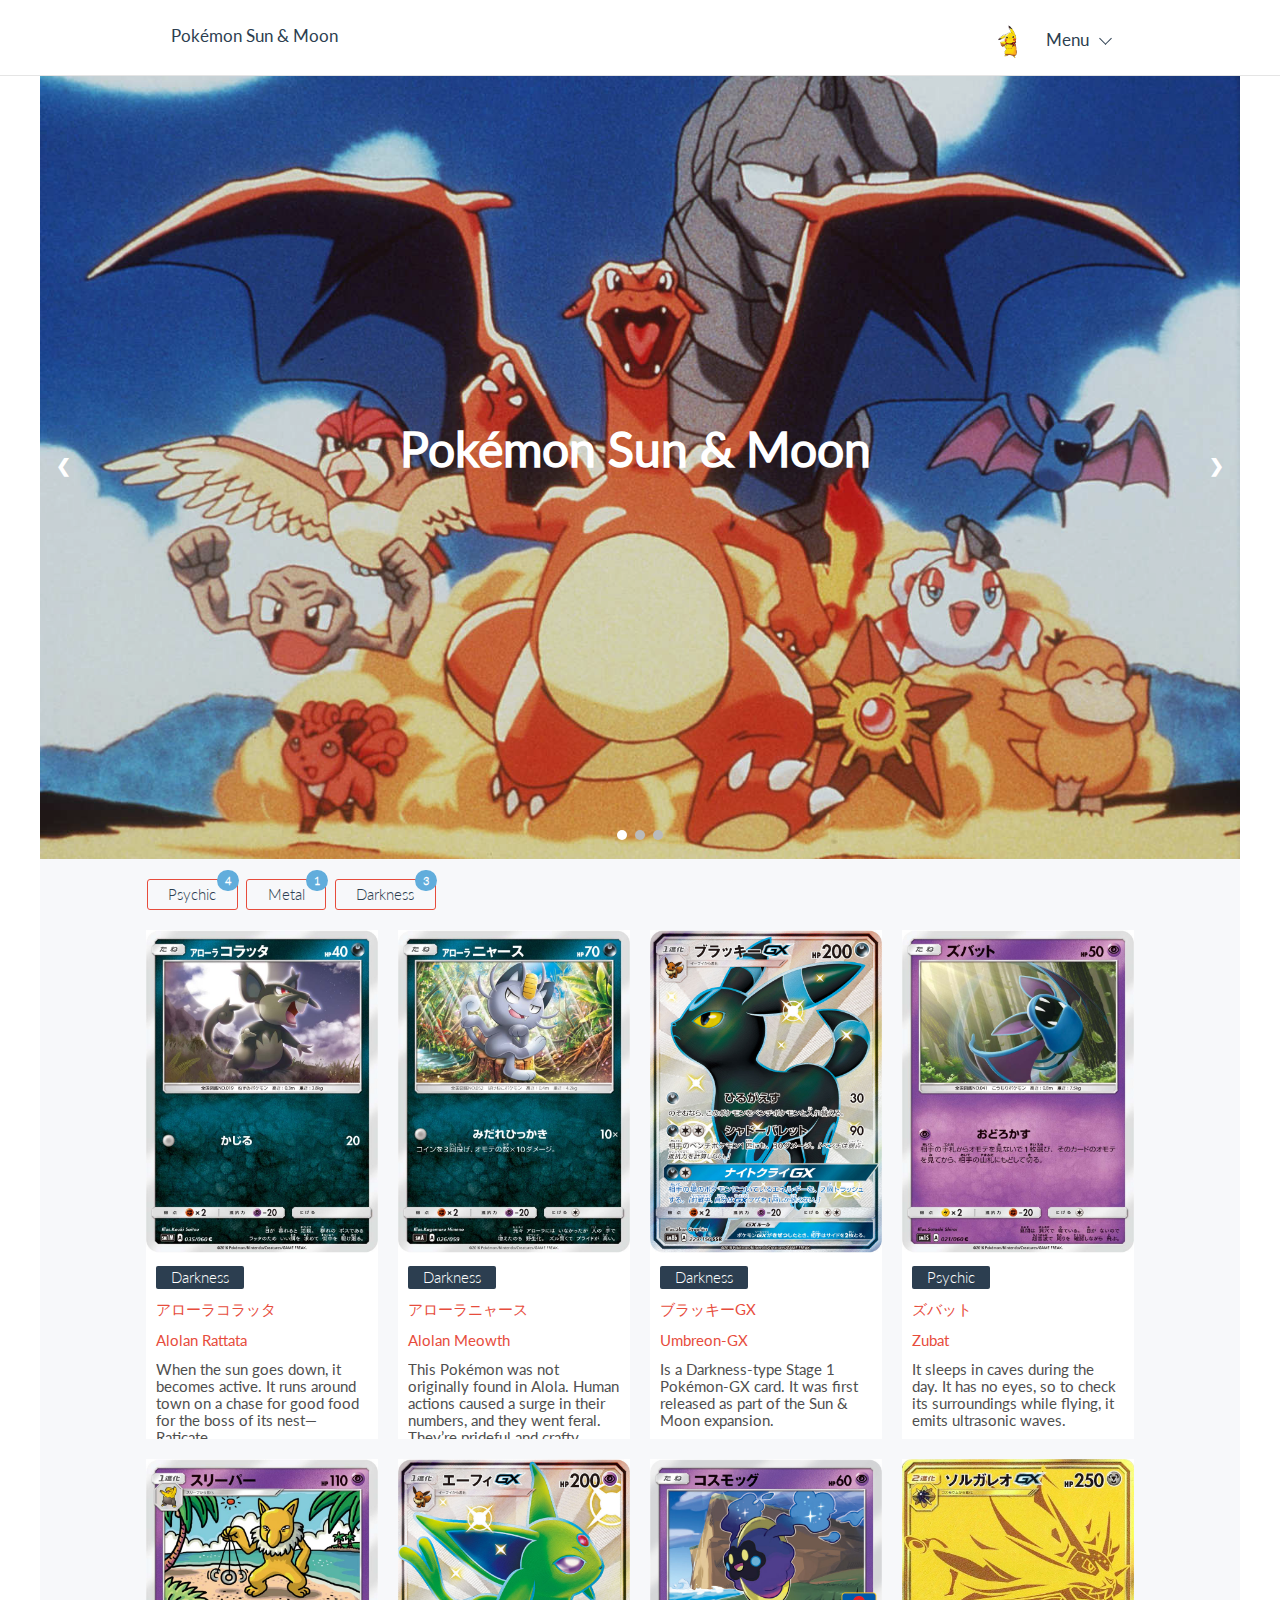
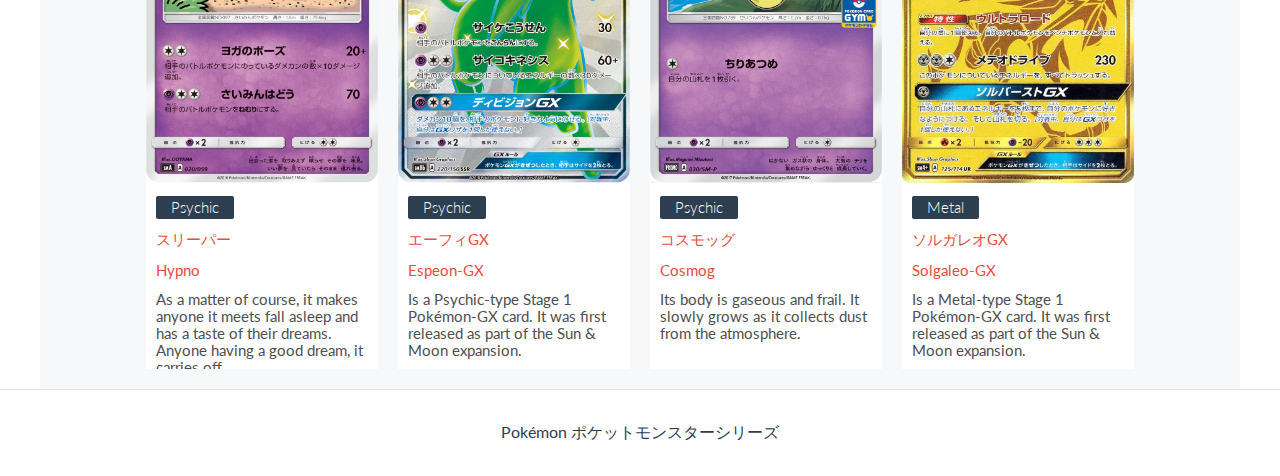
<file: index.html>
<!DOCTYPE html>

<html lang="en" xmlns="http://www.w3.org/1999/xhtml">
<header>    
    <meta name="viewport" content="width=device-width, initial-scale=1.0" />
	<!--updated-->
    <link rel="stylesheet" type="text/css" href="styles.css" />
    <link rel="stylesheet" type="text/css" href="profile.css" />
    <script src="responsive-switch.min.js"></script>
    <script src="https://ajax.googleapis.com/ajax/libs/jquery/3.3.1/jquery.min.js"></script>
    
    <title>Sun &amp; Moon Card Collection</title>
</header>
 
<body>
	<div class="hideoverlay" id="backdrop" style="position: fixed;width: 100%;height: 100%;
background: rgba(0,0,0,0.5); z-index:23;"></div>

    <form id="form1">
		<nav class="navbar" id="myTopnav">
		  <a href="index.html">Pokémon Sun &amp; Moon</a>
		  <div class="dropdown">
			<div class="dropbtn"><img class="avatar" alt="profile image" src="images/pika.png">&nbsp;Menu&nbsp;&nbsp;
			  <i class="down"></i>
			</div>
			<div class="dropdown-content">
                <a href="#" class="rs-link hide" data-link-desktop="Switch to desktop version" data-link-responsive="Switch to responsive / mobile version"></a>    
                <a href="index.html">Sun &amp; Moon</a>   
                <a href="profile.html">Pokémon Series</a>  
                <a href="item.html">Comment</a>  
                <a href="#" onclick="display()">Contact</a>
			</div>
		  </div>
		  <a href="javascript:void(0);" style="font-size:15px;" class="icon" onclick="responsivefun()">&#9776;</a>
		</nav>

        <main class="main">
			<div id="topBtn" onclick="topFunction()">Top</div>
			
            <!--insert new item-->			
			<div id="model" class="container hide">
                <span onclick="hide()" id="hide"></span>
                <div id="model_title">
                    <h2>Post a new item</h2>
                </div>
                <div id="model1">
                    <div id="left">
                        <a href="#">
                            <img alt="Upload" style="width:60px;" src="photo.png" onclick="upload()" />
                        </a>
                    </div>
                    <div id="right">
                        <label id="top" for="itemname">Item Name:</label>
                        <input type="text" id="itemname">
                        <label for="category">Category</label>
                        <select name="cat" id="category"></select>
                        <label for="price">Price:</label>
                        <input type="text" id="price">
                        <label for="desc">Description:</label>
                        <textarea id="desc"></textarea>            
                        <input type="file" id="uploadfile" style="display:none;">
                        <span id="submit">Submit</span>
                    </div>
                </div>
			</div>
			<!--end of insert new item-->
            
            <!--Slideshow container-->
            <div class="slideshow">
                <div class="img-text"><h1>Pokémon Sun &amp; Moon</h1></div>
                <div class="mySlides fade">
                    <div class="img-overlay"></div>
                    <img src="images/carousel3.jpg" alt="">
				</div>

				<div class="mySlides fade">
                    <div class="img-overlay"></div>
                    <img src="images/carousel2.jpg" alt="">
				</div>

				<div class="mySlides fade">
                    <div class="img-overlay"></div>
                    <img src="images/carousel4.jpg" alt="">
				</div>

                <!-- Next and previous buttons -->
                <a class="prev" onclick="plusSlides(-1)">&#10094;</a>
				<a class="next" onclick="plusSlides(1)">&#10095;</a>
				
				<!-- The dots/circles -->
				<div class="dots">
				  <span class="dot" onclick="currentSlide(1)"></span> 
				  <span class="dot" onclick="currentSlide(2)"></span> 
				  <span class="dot" onclick="currentSlide(3)"></span>
				</div>
            </div>			
			
			<div class="badges">
                <div class="btn"><a href="https://bulbapedia.bulbagarden.net/wiki/Psychic_(type)" style="text-decoration: none; color:inherit;" target="_blank">Psychic</a><span class="badge">4</span></div>
                <div class="btn"><a href="https://bulbapedia.bulbagarden.net/wiki/Steel_(type)" style="text-decoration: none; color:inherit;" target="_blank">Metal</a><span class="badge">1</span></div>
                <div class="btn"><a href="https://bulbapedia.bulbagarden.net/wiki/Dark_(type)" style="text-decoration: none; color:inherit;" target="_blank">Darkness</a><span class="badge">3</span></div>
			</div>
            
			<div class="item_main">
				<div class="centerwrapper">
					<div class="item block-25">
						<img class="item_img" src="images/d_76.jpg" alt=""/>
						<div class="item_info">
                            <div class="cate-row">
							<p class="category">Darkness</p>
                            </div>
							<p class="clear"></p>
							<p class="item-name">アローラコラッタ</p>
                            <p class="item-name">Alolan Rattata</p>
							<p class="description">When the sun goes down, it becomes active. It runs around town on a chase for good food for the boss of its nest—Raticate.</p>
						</div>
					</div>
					<div class="item block-25">
						<img class="item_img" src="images/d_78.jpg" alt=""/>
						<div class="item_info">
                            <div class="cate-row">
							<p class="category">Darkness</p>
                            </div>
							<p class="clear"></p>
							<p class="item-name">アローラニャース</p>
                            <p class="item-name">Alolan Meowth</p>
							<p class="description">This Pokémon was not originally found in Alola. Human actions caused a surge in their numbers, and they went feral. They’re prideful and crafty.</p>
						</div>
					</div>
					<div class="item block-25">
						<img class="item_img" src="images/d_80.jpg" alt=""/>
						<div class="item_info">
                            <div class="cate-row">
							<p class="category">Darkness</p>
                            </div>
							<p class="clear"></p>
							<p class="item-name">ブラッキーGX</p>
                            <p class="item-name">Umbreon-GX</p>
							<p class="description">Is a Darkness-type Stage 1 Pokémon-GX card. It was first released as part of the Sun &amp; Moon expansion.</p>
						</div>
					</div>
										
					<div class="item block-25">
						<img class="item_img" src="images/p_54.jpg" alt=""/>
						<div class="item_info">
                            <div class="cate-row">
							<p class="category">Psychic</p>
                            </div>
							<p class="clear"></p>
							<p class="item-name">ズバット</p>
                            <p class="item-name">Zubat</p>
							<p class="description">It sleeps in caves during the day. It has no eyes, so to check its surroundings while flying, it emits ultrasonic waves.</p>
						</div>
					</div>
					<div class="item block-25">
						<img class="item_img" src="images/p_60.jpg" alt=""/>
						<div class="item_info">
                            <div class="cate-row">
							<p class="category">Psychic</p>
                            </div>
							<p class="clear"></p>
							<p class="item-name">スリーパー</p>
                            <p class="item-name">Hypno </p>
							<p class="description">As a matter of course, it makes anyone it meets fall asleep and has a taste of their dreams. Anyone having a good dream, it carries off.</p>
						</div>
					</div>
					<div class="item block-25">
						<img class="item_img" src="images/p_61.jpg" alt=""/>
						<div class="item_info">
                            <div class="cate-row">
							<p class="category">Psychic</p>
                            </div>
							<p class="clear"></p>
							<p class="item-name">エーフィGX</p>
                            <p class="item-name">Espeon-GX</p>
							<p class="description">Is a Psychic-type Stage 1 Pokémon-GX card. It was first released as part of the Sun &amp; Moon expansion.</p>
						</div>
					</div>
					<div class="item block-25">
						<img class="item_img" src="images/p_64.jpg" alt=""/>
						<div class="item_info">
                            <div class="cate-row">
							<p class="category">Psychic</p>
                            </div>
							<p class="clear"></p>
							<p class="item-name">コスモッグ</p>
                            <p class="item-name">Cosmog</p>
							<p class="description">Its body is gaseous and frail. It slowly grows as it collects dust from the atmosphere.</p>
						</div>
					</div>
					<div class="item block-25">
						<img class="item_img" src="images/m_89.jpg" alt=""/>
						<div class="item_info">
                            <div class="cate-row">
							<p class="category">Metal</p>
                            </div>
							<p class="clear"></p>
							<p class="item-name">ソルガレオGX</p>
                            <p class="item-name">Solgaleo-GX </p>
							<p class="description">Is a Metal-type Stage 1 Pokémon-GX card. It was first released as part of the Sun &amp; Moon expansion.</p>
						</div>
					</div>
					
                </div>
            </div>
        </main>
		
		<footer class="footer">
			<p style="text-align:center;">Pokémon ポケットモンスターシリーズ</p>
		</footer>

    </form>

	<!--updated-->
	<script src="mainpage.js"></script>
	
</body>

</html>
</file>
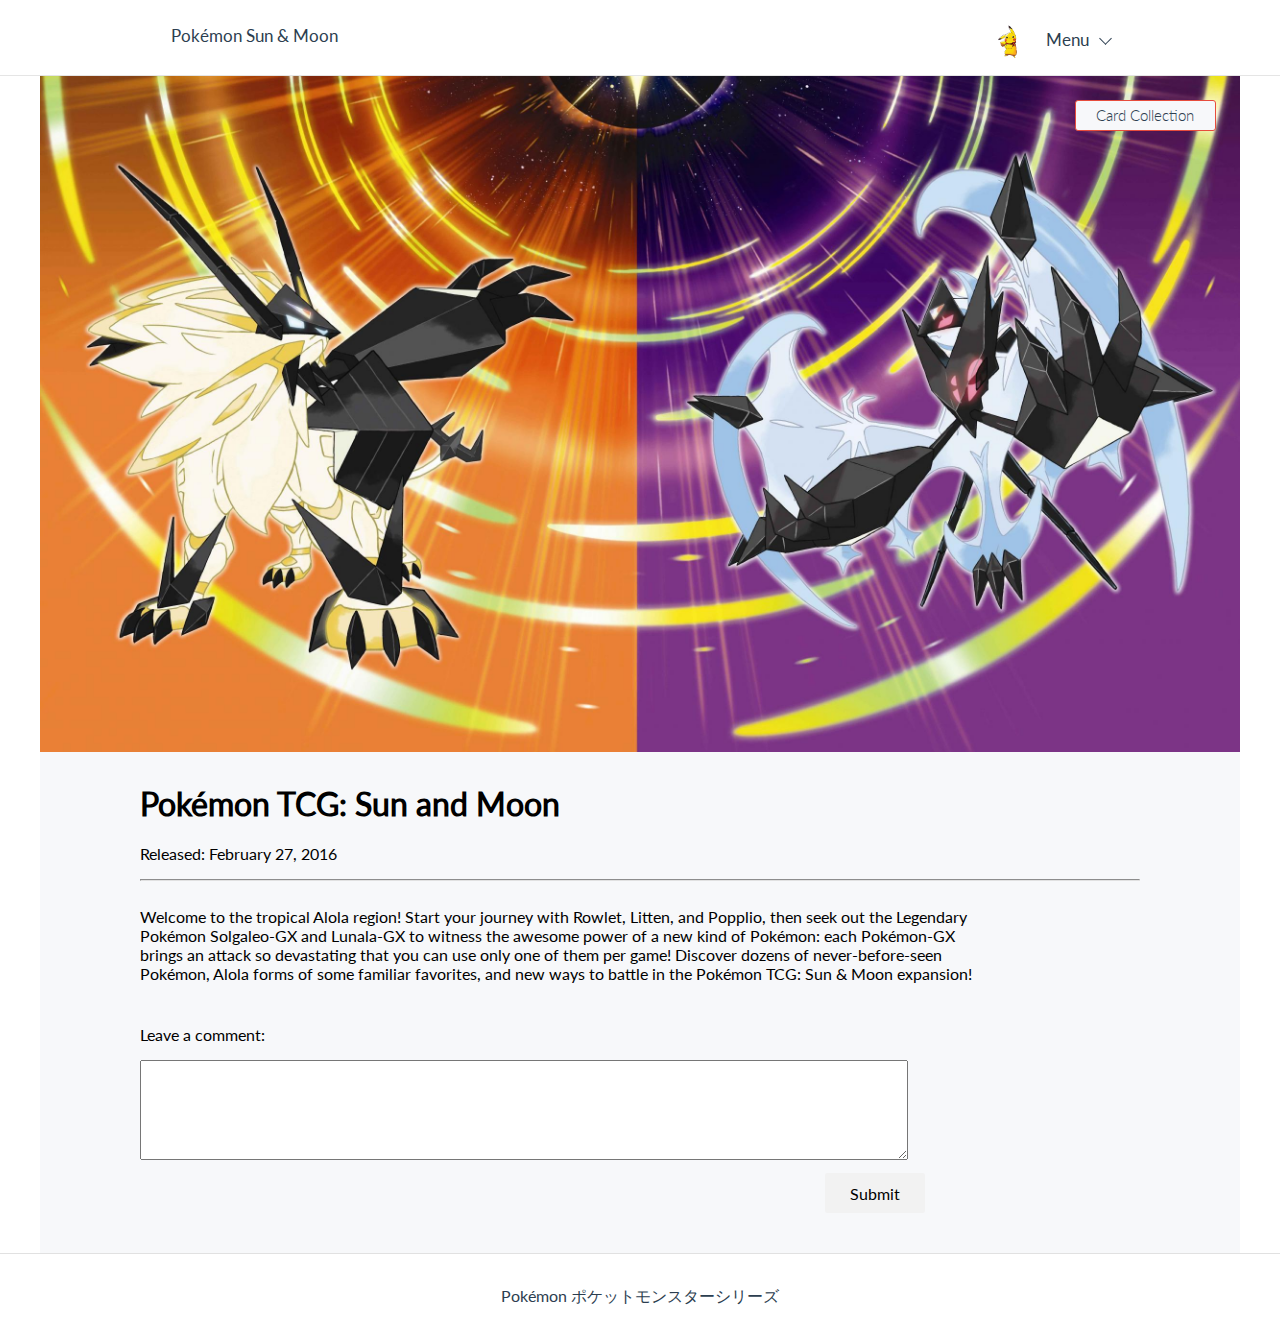
<file: item.html>
<!DOCTYPE html>

<html lang="en" xmlns="http://www.w3.org/1999/xhtml">
    
    <header>
        <meta charset="utf-8">
        <meta http-equiv="X-UA-Compatible" content="IE=edge">
        <title>ITEM</title>
		<link rel="stylesheet" type="text/css" href="styles.css" />
        <link rel="stylesheet" type="text/css" href="item.css">
		<link rel="stylesheet" type="text/css" href="profile.css">
		<script src="responsive-switch.min.js"></script>
	<script src="https://ajax.googleapis.com/ajax/libs/jquery/3.3.1/jquery.min.js"></script>
    </header>

<body>
    
	<div class="hideoverlay" id="backdrop" style="position: fixed;width: 100%;height: 100%;
background: rgba(0,0,0,0.5); z-index:23;"></div>

    <form id="form1">
		<nav class="navbar" id="myTopnav">
		  <a href="index.html">Pokémon Sun &amp; Moon</a>
		  <div class="dropdown">
			<div class="dropbtn"><img class="avatar" alt="profile image" src="images/pika.png">&nbsp;Menu&nbsp;&nbsp;
			  <i class="down"></i>
			</div>
			<div class="dropdown-content">
                <a href="#" class="rs-link hide" data-link-desktop="Switch to desktop version" data-link-responsive="Switch to responsive / mobile version"></a>    
                <a href="index.html">Sun &amp; Moon</a> 
                <a href="profile.html">Pokémon Series</a>  
                <a href="item.html">Comment</a> 
                <a href="#" onclick="display()">Contact</a>
			</div>
		  </div>
		  <a href="javascript:void(0);" style="font-size:15px;" class="icon" onclick="responsivefun()">&#9776;</a>
		</nav>

        <main class="main">
			<div id="topBtn" onclick="topFunction()">Top</div>
            <!--insert new item-->
			
			<div id="model" class="container hide">
                <span onclick="hide()" id="hide"></span>
                <div id="model_title">
                    <h2>Say Hi to me</h2>
                </div>
                <div id="model1">
                    <div id="left">
                        <a href="#">
                            <img alt="Upload" style="width:60px;" src="photo.png" onclick="upload()" />
                        </a>
                    </div>
                    <div id="right">
                        <!--moved x to up div-->
                        <label id="top" for="itemname">Email:</label>
                        <input type="text" id="itemname">
                        <label for="desc">Message:</label>
                        <textarea id="desc"></textarea>            
                        <input type="file" id="uploadfile" style="display:none;">
                        <span class="submit">Submit</span>
                    </div>
                </div>
			</div>
			<!--end of insert new item-->
			
            <!--Slideshow container-->
            <div class="slideshow">
				<!--updates-->
                <div class="mySlides fade" style="display:block;">
				  <img src="images/carousel4.jpg" alt="">
				</div>
                <div class="btn" style="position:absolute; right:20px; top: 40px"><a href="https://bulbapedia.bulbagarden.net/wiki/Sun_%26_Moon_(TCG)" style="text-decoration: none; color:inherit;" target="_blank">Card Collection</a></div> 
            </div>	
               
            <div class="info-container">

                <div class="item-main"> 
                    <h1 class="item_name" style="font-weight: 600">Pokémon TCG: Sun and Moon</h1>
                    <p>Released: February 27, 2016</p>

                    <hr>

                    <div class="seller"> 
                        <div class="seller-info">     
                        <p class="item-description">
                           Welcome to the tropical Alola region! Start your journey with Rowlet, Litten, and Popplio, then seek out the Legendary Pokémon Solgaleo-GX and Lunala-GX to witness the awesome power of a new kind of Pokémon: each Pokémon-GX brings an attack so devastating that you can use only one of them per game! Discover dozens of never-before-seen Pokémon, Alola forms of some familiar favorites, and new ways to battle in the Pokémon TCG: Sun &amp; Moon expansion!
                        </p>
                        </div>
                    </div>

                    <div class="clear"></div>

                </div>
                <div id="commentarea" class="item-main">
                    <p>Leave a comment:</p>
                    <div>
                        <textarea id="lname" name="lname" style="width:60vw; height: 100px;" aria-label="Leave a comment"></textarea>
                    </div>
                    <span class="submit">Submit</span>
                </div>
            </div>
                
        </main>
        
        <footer class="footer">
			<p style="text-align:center;">Pokémon ポケットモンスターシリーズ</p>
		</footer>
    </form>
	
	<script src="profile.js"></script>

</body>
</html>
</file>
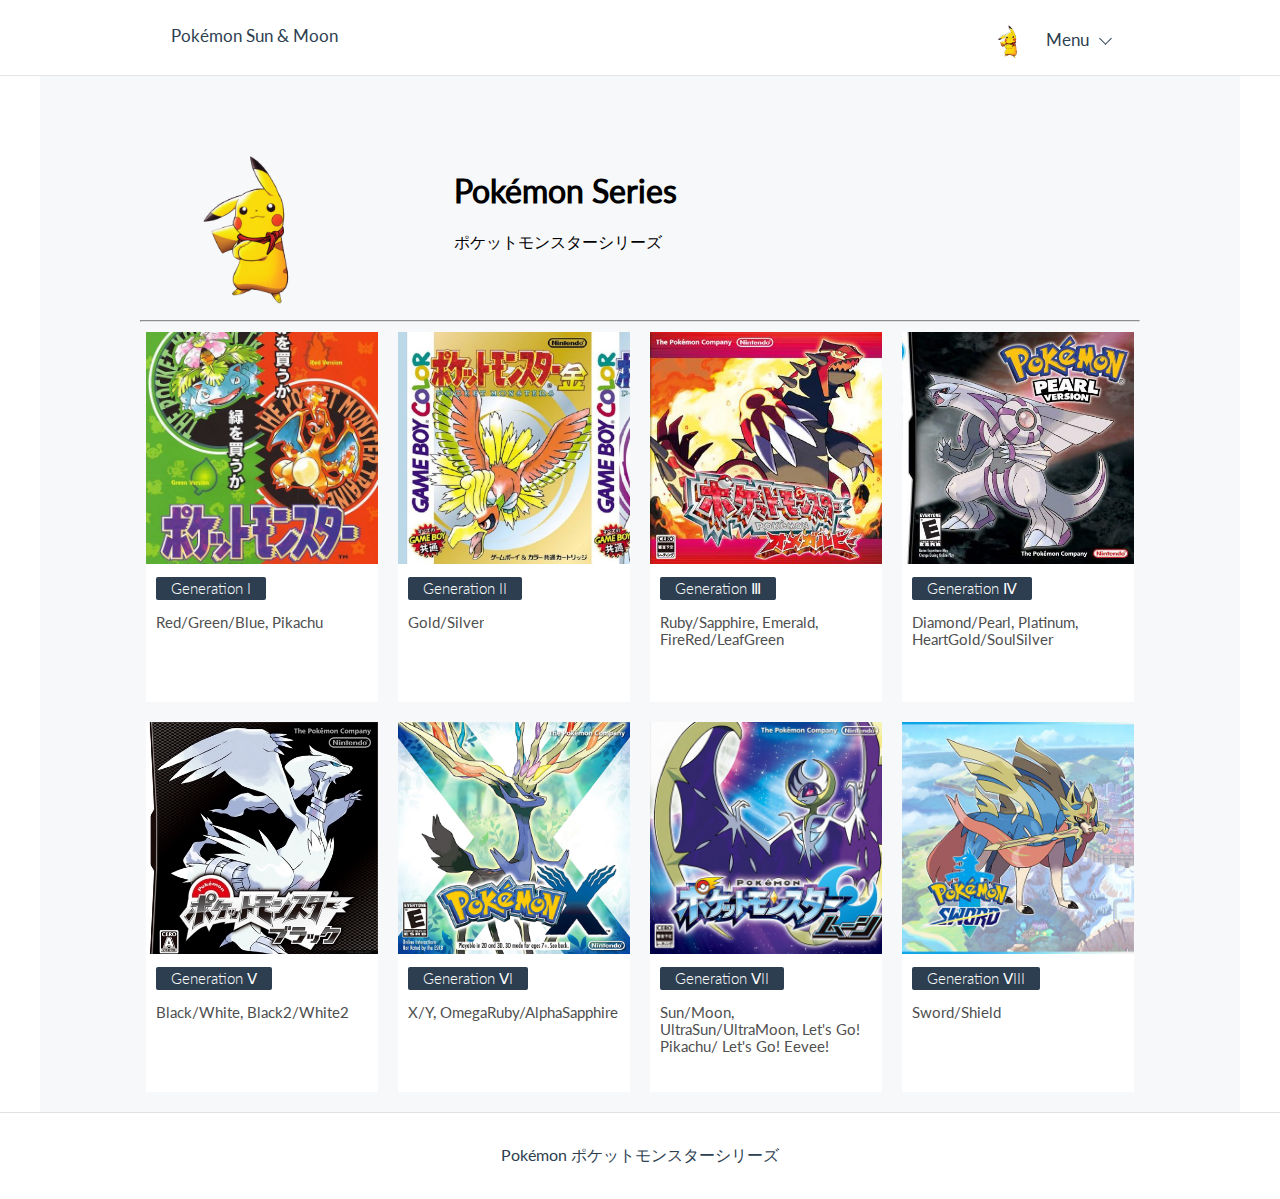
<file: profile.html>
<!DOCTYPE html>

<html lang="en" xmlns="http://www.w3.org/1999/xhtml">
<header>
    <meta name="viewport" content="width=device-width, initial-scale=1.0" />
	<meta http-equiv="X-UA-Compatible" content="ie=edge">
	
	<!--update-->
    <link rel="stylesheet" type="text/css" href="styles.css" />
	<link rel="stylesheet" type="text/css" href="profile.css" />
    <title>Pokémon Series</title>
	<script src="responsive-switch.min.js"></script>
	<script src="https://ajax.googleapis.com/ajax/libs/jquery/3.3.1/jquery.min.js"></script>
</header>
 
<body>
	<!--update change class to hideoverlay, z-index to 23-->
	<div class="hideoverlay" id="backdrop" style="position: fixed;width: 100%;height: 100%;
background: rgba(0,0,0,0.5); z-index:23;"></div>

	<form id="form1">
		<nav class="navbar" id="myTopnav">
		  <a href="index.html">Pokémon Sun &amp; Moon</a>
		  <div class="dropdown">
			<div class="dropbtn"><img class="avatar" alt="profile image" src="images/pika.png">&nbsp;Menu&nbsp;&nbsp;
			  <i class="down"></i>
			</div>
			<div class="dropdown-content">
                <!-- updated-->
                <a href="#" class="rs-link hide" data-link-desktop="Switch to desktop version" data-link-responsive="Switch to responsive / mobile version"></a>    
                <a href="index.html">Sun &amp; Moon</a>   
                <a href="profile.html">Pokémon Series</a>  
                <a href="item.html">Comment</a>  
                <a href="#" onclick="display()">Contact</a>
			</div>
		  </div>
		  <a href="javascript:void(0);" style="font-size:15px;" class="icon" onclick="responsivefun()">&#9776;</a>
		</nav>

        <main class="main">
			<div id="topBtn" onclick="topFunction()">Top</div>
			
			<!--insert new item-->
			<div id="model" class="container hide">
                <span onclick="hide()" id="hide"></span>
                <div id="model_title">
                    <h2>Say Hi to me</h2>
                </div>
                <div id="model1">
                    <div id="left">
                        <a href="#">
                            <img alt="Upload" style="width:60px;" src="photo.png" onclick="upload()" />
                        </a>
                    </div>
                    <div id="right">
                        <!--moved x to up div-->
                        <label id="top" for="itemname">Email:</label>
                        <input type="text" id="itemname">
                        <label for="desc">Message:</label>
                        <textarea id="desc"></textarea>            
                        <input type="file" id="uploadfile" style="display:none;">
                        <span class="submit">Submit</span>
                    </div>
                </div>
			</div>
			<!--end of insert new item-->
			
            <div class="profile">
				<div class="left">
					<img class="avatar" src="images/pika.png" alt=""/>
				</div>

				<div class="selfintro">
					<h1>Pokémon Series</h1>
					<p>ポケットモンスターシリーズ</p>
				</div>
			</div>	

			<div class="clear"></div>
			<hr>
			
            <div class="item_main">
				<div class="centerwrapper">
					<div class="item block-25">
                        <a href="https://bulbapedia.bulbagarden.net/wiki/Generation_I" target="_blank" aria-label="Read more about Pokémon Generation One">
						<img class="item_img" src="images/gen1.jpg" alt=""/></a>
						<div class="item_info">
                            <div class="cate-row">
                                <p class="category">Generation I</p>
                            </div>
							<p class="clear"></p>
                            <div class="cate-row">
                                <p class="description">Red/Green/Blue, Pikachu</p>
                            </div>
                                
						</div>
					</div>
					<div class="item block-25">
                        <a href="https://bulbapedia.bulbagarden.net/wiki/Generation_II" target="_blank" aria-label="Read more about Pokémon Generation Two">
						<img class="item_img" src="images/gen2.jpg" alt=""/></a>
						<div class="item_info">
                            <div class="cate-row">
                                <p class="category">Generation II</p>
                            </div>
							<p class="clear"></p>
                            <div class="cate-row">
                                <p class="description">Gold/Silver</p>
                            </div>
						</div>
					</div>
					<div class="item block-25">
                        <a href="https://bulbapedia.bulbagarden.net/wiki/Generation_III" target="_blank" aria-label="Read more about Pokémon Generation Three">
                            <img class="item_img" src="images/gen3.jpg" alt=""/></a>
						<div class="item_info">
                            <div class="cate-row">
                                <p class="category">Generation Ⅲ</p>
                            </div>
							<p class="clear"></p>
                            <div class="cate-row">
                                <p class="description">Ruby/Sapphire, Emerald, FireRed/LeafGreen</p>
                            </div>
						</div>
					</div>
					<div class="item block-25">
                        <a href="https://bulbapedia.bulbagarden.net/wiki/Generation_IV" target="_blank" aria-label="Read more about Pokémon Generation Four">
                            <img class="item_img" src="images/gen4.jpg" alt=""/></a>
						<div class="item_info">
                            <div class="cate-row">
                                <p class="category">Generation Ⅳ</p>
                            </div>
							<p class="clear"></p>
                            <div class="cate-row">
                                <p class="description">Diamond/Pearl, Platinum, HeartGold/SoulSilver</p>
                            </div>
						</div>
					</div>
					<div class="item block-25">
                        <a href="https://bulbapedia.bulbagarden.net/wiki/Generation_V" target="_blank" aria-label="Read more about Pokémon Generation Five">
                            <img class="item_img" src="images/gen5.jpg" alt=""/></a>
						<div class="item_info">
                            <div class="cate-row">
                                <p class="category">Generation Ⅴ</p>
                            </div>
							<p class="clear"></p>
                            <div class="cate-row">
                                <p class="description">Black/White, Black2/White2</p>
                            </div>
						</div>
					</div>
					<div class="item block-25">
                        <a href="https://bulbapedia.bulbagarden.net/wiki/Generation_VI" target="_blank" aria-label="Read more about Pokémon Generation Six">
                            <img class="item_img" src="images/gen6.jpg" alt=""/></a>
						<div class="item_info">
                            <div class="cate-row">
                                <p class="category">Generation ⅤI</p>
                            </div>
							<p class="clear"></p>
                            <div class="cate-row">
                                <p class="description">X/Y, OmegaRuby/AlphaSapphire</p>
                            </div>
						</div>
					</div>
					<div class="item block-25">
                        <a href="https://bulbapedia.bulbagarden.net/wiki/Generation_VII" target="_blank" aria-label="Read more about Pokémon Generation Seven">
                            <img class="item_img" src="images/gen7.jpg" alt=""/></a>
						<div class="item_info">
                            <div class="cate-row">
                                <p class="category">Generation ⅤII</p>
                            </div>
							<p class="clear"></p>
                            <div class="cate-row">
                                <p class="description">Sun/Moon, UltraSun/UltraMoon, Let's Go! Pikachu/ Let's Go! Eevee!</p>
                            </div>
						</div>
					</div>
					<div class="item block-25">
                        <a href="https://bulbapedia.bulbagarden.net/wiki/Generation_VIII" target="_blank" aria-label="Read more about Pokémon Generation Eight">
                            <img class="item_img" src="images/gen8.jpg" alt=""/></a>
						<div class="item_info">
                            <div class="cate-row">
                                <p class="category">Generation ⅤIII</p>
                            </div>
							<p class="clear"></p>
                            <div class="cate-row">
                                <p class="description">Sword/Shield</p>
                            </div>
						</div>
					</div>
                </div>
            </div>
        </main>

		<footer class="footer">
			<p style="text-align:center;">Pokémon ポケットモンスターシリーズ</p>
		</footer>
    </form>
	
	<!--updated-->
	<script src="profile.js"></script>
</body>

</html>
</file>
<file: styles.css>
/*main css styles*/
@font-face {
    font-family: Roboto;
    src: url(fonts/Roboto-Regular.ttf);
}
@font-face{
	font-family: Lato-Regular;
	src: url(fonts/Lato-Regular.ttf)
}
@font-face{
	font-family: Lato-Light;
	src: url(fonts/Lato-Light.ttf)
}
body{
  margin: 0;
  font-family: Lato-Regular, Roboto, Helvetica, sans-serif;
}
img {
	width:100%;
}
hr{
    margin:0 auto;
    border-color:#E1E1E1;
}
.item p{
	text-align:left;
	margin:0!important;
}

/*updated*/
.hide, .hideoverlay{
	display:none !important;
}
.clear{
	clear:both;
}
.navbar {
  width:100%;
  top:0;
  margin:0;
  padding:10px 12% 2px;
  background-color: white;
  z-index:999;
  position:fixed;
  border-bottom:0.5px solid #E5E5E5;
}

.navbar a, #auth {
  float:left;
  display: block;
  color: #2C3E50;
  text-align: center;
  padding: 15px 17px;
  text-decoration: none;
  font-size: 17px;
}


.navbar .icon {
  display: none;
}

.dropdown {
    float: right;
    overflow: hidden;
}
.down {   
    -webkit-transform: rotate(45deg);
	transform: rotate(45deg);
}
i {
    border:solid #2C3E50;
    border-width: 0 1px 1px 0;
    display: inline-block;
    position:relative;
    margin-bottom: 3px;
    padding: 4px;
}

.dropdown .dropbtn {
    font-size: 17px;    
    outline: none;
    color: #2C3E50;
    padding: 14px 16px;
    background-color: inherit;
    font-family: inherit;
    margin: 0;
}
.dropbtn img{
    width:35px;
    margin-right:15px;
}
.dropdown-content {
    display: none;
    position: absolute;
    background-color: white;
    min-width: 160px;
    box-shadow: 0px 2px 2px 0px rgba(0,0,0,0.2);
    z-index: 1;
}

.dropdown-content a, #auth{
	font-family: inherit;
	font-size: 14px;   
    float: none;
    color: #2C3E50;
    padding: 12px 60px;
    text-decoration: none;
    display: block;
    text-align: left;
	line-height:2em;
	border:none;
	border-radius: 0;
    transition: all 0.2s;/*new updates*/
}
.dropdown-content a:hover, #auth:hover{
	background-color: whitesmoke;
}

#auth:hover{
	cursor:pointer;
}

.dropdown:hover .down{ /*change down arrow color when hover*/
    -webkit-transform: rotate(45deg);
	transform: rotate(45deg);
}

.dropdown:hover .dropdown-content {
    display: block;
}
.main{
    padding:60px 0 0;
    position: relative;
    max-width:1200px;
    height: 100%;
    margin: 0 auto;
    background-color: #F7F8FA;
    overflow:hidden;
}
.item_main{
	max-width: 84%;
	position: relative;
	margin:10px auto 0;

}
.block-25{
	display: inline-block;
	width:23%;
	float:left;
    min-width: 200px;
}
.block-50{
	display: inline-block;
	width:48%;
}
.img-wrapper{
    position: relative;
    width: 100%;
}
.img-overlay {
    position: absolute;
    top: 0;
    left: 0;
    width: 100%;
    height: 100%;
    background-color: rgba(50,50,50,0.1);
}
.img-text{
    position:relative;
    width: 100%;
    z-index: 100;
}
.img-text h1{
    position:absolute;
    font-family: Lato-Regular, Roboto, Helvetica, sans-serif;
    color:white;
    font-size: 300%;
    margin-top:300px;
    margin: 30% 30%;
}
.centerwrapper{
    margin:0 auto;
}
.item{
	margin-left:1%;
	margin-right:1%;
	margin-bottom:2%;
	float:left;
	background-color:white;
	min-height:400px;
}
.cate-row{
    width:100%;
}

.item_info{ /*make sure heights are the same*/
	display:block;
	height:30%;
	padding: 8px 10px;
}
.item_info *{
	float:left;
	font-weight:100;
	font-size:11pt;
	padding:2px 0 10px;
    color:#4F4F4F;
}
.item-name{
    width:100%;
}
.item-name p{
    font-family: Helvatica, sans-serif;
    font-weight: lighter;
    color:#E74C3C;
    font-size:12.7pt;
}
.item-name{
    color:#E74C3C;
}
.eng-name{
    width:100%;
}
.eng-name p{
    font-family: Helvatica, sans-serif;
    color:#2C3E50;
    font-weight:400;
    float:left;
}
p.seller{
    font-weight:100;
    color:#2C3E50;
    font-size:11pt;
    padding-top:10px; 
}
p.seller:hover{
    text-decoration: underline;
}
.price{
	float:right;
	width:20%;
    color: #2C3E50;
}
.description{
	clear:left;
	overflow:auto;
	height:80px;
}
.item-description{
    clear:left;
    width: 80%;
}
.avatar{
    border-radius:50%;
	width:100%;
	text-align: center;
	vertical-align: middle;
}
.btn{
    font-family: Lato-Light, Helvatica, sans-serif;
	font-weight:400;
	font-size:11pt;
	display:inline-block;
	padding:0.4em 1.4em;
	margin:0 0.3em 0.3em 0;
	box-sizing: border-box;
	text-decoration:none;
	color:#2C3E50;
	background-color:#F7F8FA;
	text-align:center;
	transition: all 0.2s;
	cursor:pointer;
    border:1px solid #E74C3C;
    border-radius: 3px;
}
/*update*/
.btn.btnclick, .btn:hover{
    font-family: Lato-Light, Helvatica, sans-serif;
	background-color:#2C3E50;
    border:1px solid #F7F8FA;
	color:white;
}
.category{
    font-family: Lato-Light, Helvatica, sans-serif;
	font-size:11pt;
	display:inline-block;
	padding:3px 15px;
	margin:0 0.3em 0.3em 0;
	box-sizing: border-box;
	text-decoration:none;
	color:white;
	background-color:#2C3E50;
	text-align:center;
    border-radius: 2px;
}
@media all and (max-width:30em){
 .btn{
	display:block;
	margin:0.2em auto;
  }
}
.badges{
    max-width: 82.5%;
    position: relative;
    margin-left:8.9%;
    margin-top:20px;
    margin-bottom: 15px;
}
.badge {
	position:absolute;
	margin-top:-16px;
    margin-left:1px;
	padding: 4px 8px 4px 8px;
	font-size: 11px;
	font-weight: bold;
	white-space: nowrap;
	color: #ffffff;
	background-color: #61ADDC;
	-webkit-border-radius: 20px;
	-moz-border-radius: 16px;
}
.badge:hover {
	color: #ffffff;
	text-decoration: none;
	cursor: pointer;
}

#topBtn{
	display: none;
	position: fixed;
	bottom: 100px;
	right: 4%;
	z-index: 99;
	font-size: 18px;
	border: none;
	outline: none;
	background-color: #2C3E50;
	color: white;
	cursor: pointer;
	padding: 15px;
	border-radius: 4px;

}
#topBtn:hover {
  background-color: #555;
}
/**************For Mobiles******************/
@media screen and (max-width: 600px) {
  .navbar{
	width:100%;
	top:0;
	margin:0;
	padding:0;
	background-color: white;
	z-index:999;
	position:fixed;
	
  }
  .navbar a:not(:first-child), .dropdown .dropbtn {
    display: none;
  }
  .navbar a.icon {
    float: right;
    display: block;
  }

  .navbar.responsive {position: relative;}
  .navbar.responsive .icon {
    position: absolute;
    right: 0;
    top: 0;
  }
  .navbar.responsive a {
    float: none;
    display: block;
    text-align: left;
  }
  .navbar.responsive .dropdown {float: none;}
  .navbar.responsive .dropdown-content {position: relative;}
  .navbar.responsive .dropdown .dropbtn {
    display: block;
    width: 100%;
    text-align: left;
  }
    .dropdown-content{
        display:block;
    }
	.main{
		padding-top:20px;
	}
  .block-25{
	  width:100%;
  }
  .item{
	  min-height: 10%;
	  margin:1% 0;
  }
  .item img{
	  display:inline-block;
	  width:40%;
	  float:left;
  }
  .item_info{
	  display:inline-block;
	  width:58%;
  }
  .hide{
	  display:block !important;
  }
  .hideoverlay{
	  display:none;
  }
}


/* Slideshow, Item main container */
.slideshow {
  max-width: 100%;
  position: relative;
  margin: auto;
}

/***************************Start of Slideshow styles*********************/
* {box-sizing: border-box}
.mySlides {display: none}
.mySlides img {
    vertical-align: middle; 
    width:100%;
}


/* Next & previous buttons */
.prev, .next {
  cursor: pointer;
  position: absolute;
  top: 50%;
  width: auto;
  padding: 16px;
  margin-top: -22px;
  color: white;
  font-weight: bold;
  font-size: 18px;
  transition: 0.6s ease;
  border-radius: 0 3px 3px 0;
}

/* Position the "next button" to the right */
.next {
  right: 0;
  border-radius: 3px 0 0 3px;
}

/* On hover, add a black background color with a little bit see-through */
.prev:hover, .next:hover {
  background-color: rgba(0,0,0,0.8);
}

/* Caption text */
.text {
  color: #f2f2f2;
  font-size: 15px;
  padding: 8px 12px;
  position: absolute;
  bottom: 8px;
  width: 100%;
  text-align: center;
}


/* The dots/bullets/indicators */
.dots{
	width: 100%; 
	position: absolute; 
	z-index: 20; 
	bottom: 2%; 
	text-align: center;
}
.dot {
  cursor: pointer;
  height: 10px;
  width: 10px;
  margin: 0 2px;
  background-color: #bbb;
  border-radius: 50%;
  display: inline-block;
  transition: background-color 0.6s ease;
}

.active, .dot:hover {
  background-color: white;
}

/* Fading animation */
.fade {
  -webkit-animation-name: fade;
  -webkit-animation-duration: 1.5s;
  animation-name: fade;
  animation-duration: 1.5s;
}

@-webkit-keyframes fade {
  from {opacity: .4} 
  to {opacity: 1}
}

@keyframes fade {
  from {opacity: .4} 
  to {opacity: 1}
}

/***************************End of Slideshow styles*********************/
.footer {
    border-top:1px solid #E1E1E1;
    padding: 1em;
    color: #2C3E50;
    background-color: white;
    clear: left;

}
</file>
<file: profile.css>
hr{
	max-width:1000px;
	color:grey;
}

#loading-img {
    background:black;
    height: 100vh;
    z-index: 100;
}

.overlay {
    z-index: 100;
    background: black;
    display: none;
    position: absolute;  
    right: 0;               
    left: 0;
    height: 100%;
    opacity:0.5;
}

.profile {
  max-width: 1000px;
  position: relative;
  padding:70px 3%;
  margin:20px auto 100px;
} 

.left{
	display:inline-block;
	float:left;
	width:17%;
}
.right{
	display:inline-block;
	width:70%;
	float:right;
}
.selfintro{
	width:70%;
	float:right;
}
.username{
	display:inline-block;
	float:left;
}
.follow{
	display:inline-block;
	float:right;
}
#insert{
    background-color: white;
	height:100%;
	text-align:center;
}
#insert:hover{
    background-color: gainsboro;
	cursor:pointer;
}
.blur{
	filter: blur(5px);
  -webkit-filter: blur(5px);
}
.mymark{
    width: 50px;
	position:absolute;
    z-index: 1;
    display: inline-block;
}
.mymark:hover{
    cursor: pointer;
    opacity: 0.7;
}
.item{
	float:left;
	background-color:white;
	min-height:200px;
}



/*insert new item block*/
.container{
	z-index: 1;
	max-width:700px;
    min-width: 480px;
	background-color: white;
	left:0;
	right:0;
	margin:200px auto;
	border: ;
	border-radius: 5px;
	position:absolute;
	height:460px;
}
#model{
    z-index: 200;
    border:1px solid #E1E1E1;
}

#model1{
    position:relative;
    width:85%;
    height:100%;
    padding-top: 3%;
    margin:auto;
}
#model_title{
    position:relative;
    width: 85%;
    margin:auto;
    height:8%;
    text-align: center;
    border-bottom: 1px solid #777;
}
#left{
    width:40%;
    height:80%;
    float:left;
    border-width: 2px;
    border-color: gray;
    border-style:dotted;
}
#left img{
    display: block;
    margin-left:auto;
    margin-right:auto;
    margin-top: 60%;
}
#right{
	width:60%;
	float: left;
}

label{
    color:#2C3E50;
    font-family: Lato-Regular, HelveticaNeue, Arial, sans-serif;
	font-size:11pt;
	font-weight:100;
	display: block;
	width: 80%;
    line-height: 2em;
	position:relative;
	left:15px;
}
input{
	color:#2C3E50;
    margin-left:15px;
    padding-left: 5px;
    caret-color: #2C3E50;
    font-size: 12pt;
	display: block;
	width:95%;
    height:40px;
	border: 1px solid   #737373;
	border-radius:2px;
	position:relative;
}
input:focus, textarea:focus{
    background: rgba(255,255,255);
    font-size: 12pt;
    font-family: Lato-Regular, HelveticaNeue, Arial, sans-serif;
    border-radius: px;
    outline: none;
    text-decoration: none;
    text-rendering: none;
}
select{
    background-color:white;
	width: 95%;
    height: 25px;
	position:relative;
	left:15px;
    font-family: Lato-Regular, Arial, sans-serif;
    border:1px solid #E1E1E1;
    line-height: 2em;
    border-radius: 2px;
}
select:focus{
    outline: none;
    text-decoration: none;
    text-rendering: none;
}
.submit{
	font-size:12pt;
	cursor: pointer;
	display: block;
	text-align: center;
	margin-left: 67%;
    margin-top:10px;
    width:100px;
	Height:40px;
	padding-top:11px;
	border-radius: 2px;
	color: #000;
	background-color: #F2F2F2;
	transition: color 0.3s, background-color 0.3s;
	position:relative;
	left:15px;
}
.submit:hover{
    color: white;
	background-color: #2C3E50;
	transition: color 0.3s, background-color 0.3s;
}
.hide{
	display: none;		
}
#hide {
  position: absolute;
  right: 20px;
  top: 20px;
  width: 32px;
  height: 32px;
  opacity: 0.3;
}
#hide:hover {
  opacity: 1;
  cursor: pointer;
}
#hide:before, #hide:after {
  position: absolute;
  left: 15px;
  content: ' ';
  height: 33px;
  width: 2px;
  background-color: #333;
}
#hide:before {
  transform: rotate(45deg);
}
#hide:after {
  transform: rotate(-45deg);
}

#desc{
    color:#2C3E50;
    padding-left: 5px;
    padding-top: 5px;
    line-height: 1.5em;
    caret-color: #2C3E50;
    font-size: 12pt;
	height:85px;
	overflow:auto;
	position:relative;
	left:15px;
	width:95%;
	border-radius:2px;
	border:1px solid #777;
}

/**************For Mobiles******************/
@media screen and (min-width: 480px) {
    
}
@media screen and (max-width: 600px) {
    .main .hide{
        display: none!important;
    }
    .profile{
		padding:50px 3%;
		width:100%;
	}

	.left{
		float:left;
		width:20%;
	}
	.right{
		float:left;
		width:80%;
		padding-left:10%;
	}
	.selfintro{
		width:100%;
	}
	.username, .follow{
		display:block;
		width:100%;
		margin-top: 10px;
	}
    .container{
        z-index: 1;
        min-width:300px;
        background-color: white;
        left:0;
        right:0;
        margin:200px auto;
        border: ;
        border-radius: 5px;
        position:absolute;
        height:680px;
    }
	
	/*update*/
	.mymark{
		width:10%!important;
		position:absolute;
		left:0;
		z-index: 1;
		display: inline-block;
	}
	
    #left{
        width: 100%;
        height: 200px;
    } 
    #left img{
        display: block;
        margin-left:auto;
        margin-right:auto;
        margin-top: 18%;
        
    }
    #right{
        margin-top: 10px;
	    width:97%;
	    float: left;
    }
    #model_title{
        position:relative;
        width: 85%;
        margin:auto;
        height:8%;
        text-align: center;
        border-bottom: 1px solid #777;
    }
    #modelt_title h2{
        color:#E74C3C;
    }
    .item{
        min-height: 100px;
    }
}
</file>
<file: item.css>
.item-main{
	padding-top:10px;
	max-width: 1000px;
	position: relative;
	margin: auto;
}
.seller{
  max-width: 1000px;
  position: relative;
  margin:10px auto;
}
.left{
	display:inline-block;
	float:left;
	width:10%;
}
.seller-info{
    width:84vw;
    margin:0 auto;
    float:left;
    display: inline-block;
}
.follow{
    width: 20%;
	display:inline-block;
	float:left;
}
.description{
    padding-top:20px;
    width: 100%;
    height:auto;
}
.save{
    width: 10%;
    display: inline-block;
    float:right;
}
.info-container{
    width: 90vw;
    margin: 0 auto;
    padding-bottom: 40px;
}
#item-badge{
    max-width: 82.5%;
    position: relative;
    margin-top:20px;
    margin-bottom: 15px;
}
</file>
